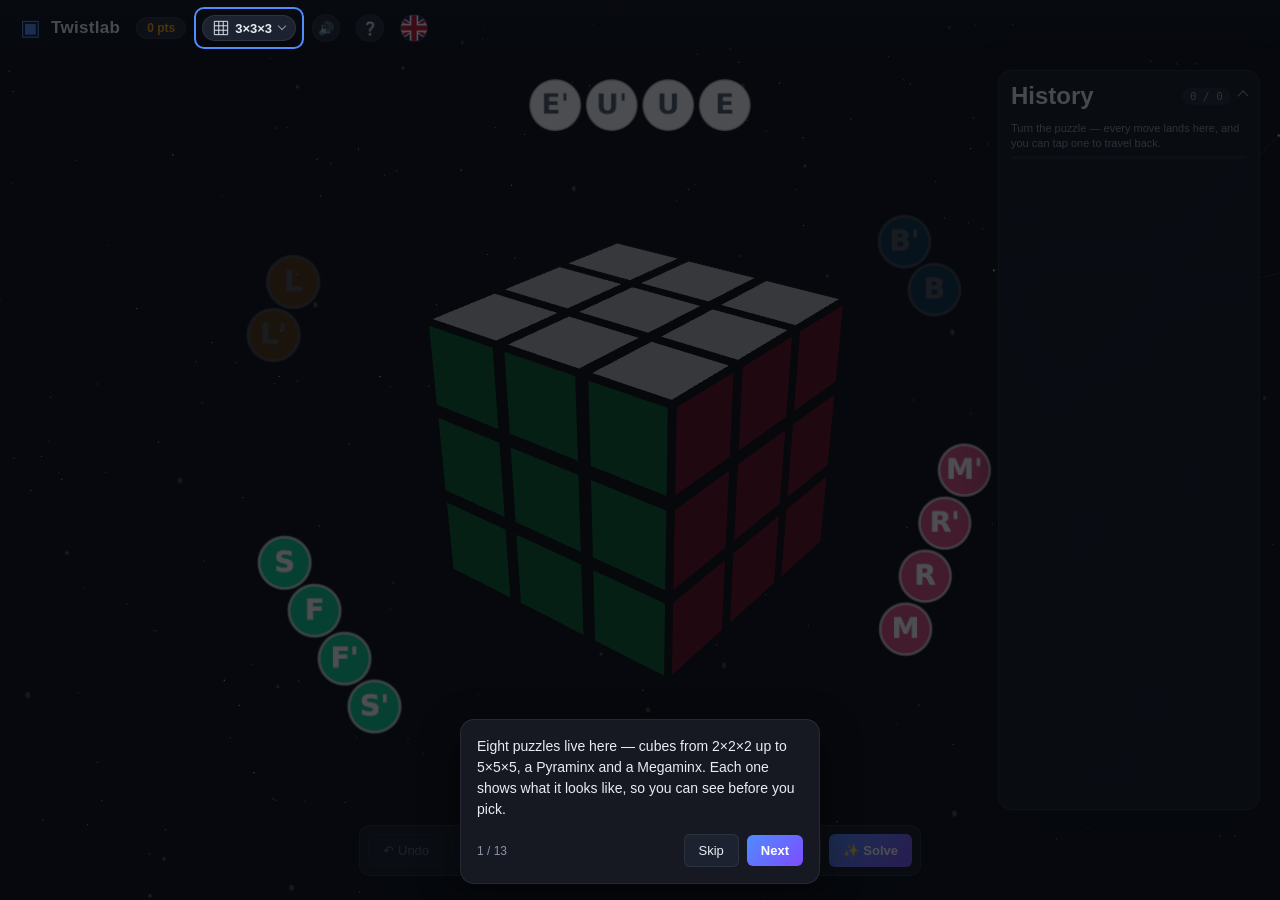
<file: index.html>
<!DOCTYPE html>
<html lang="en">
<head>
    <meta charset="UTF-8" />
    <meta name="viewport" content="width=device-width, initial-scale=1.0, user-scalable=no" />
    <title>Twistlab — Rubik's Cube and more twisty puzzles</title>
    <meta name="description" content="Twist a 3×3×3, a 4×4×4, a Pyraminx, a Megaminx and more in 3D. Drag a sticker to turn a layer, and let the solver walk the puzzle home move by move." />
    <link rel="stylesheet" href="styles.css?v=d647fc55" />
    <link rel="icon" href="favicon.svg" type="image/svg+xml" />

    <!-- Tarjeta al compartir el enlace. `og:url` y `og:image` tienen que ser
         absolutas: los rastreadores no resuelven rutas relativas. Cambia el
         dominio si lo publicas en otro sitio. -->
    <meta property="og:type" content="website" />
    <meta property="og:title" content="Twistlab — Rubik's Cube and 7 more twisty puzzles" />
    <meta property="og:description" content="Eight twisty puzzles in 3D, with solvers that walk each one home move by move. No install, runs in the browser." />
    <meta property="og:url" content="https://cristiancerda82.github.io/twistlab/" />
    <meta property="og:image" content="https://cristiancerda82.github.io/twistlab/og-image.png" />
    <meta name="twitter:card" content="summary_large_image" />

    <!-- SDK de YouTube Playables. TIENE que cargarse antes que el código del
         juego: lo exige su documentación, y el bundle va al final del body,
         así que el orden sale solo.

         Va entre marcas porque `npm run build` LO QUITA: es una petición
         externa y bloqueante a youtube.com, y el sitio público no tiene por
         qué esperar a otro servidor para arrancar — es justo lo que quitamos
         al traernos Three.js al repositorio. Solo `npm run build:playables`
         lo conserva. -->
</head>
<body>
    <!-- Canvas 3D a pantalla completa -->
    <canvas id="cube-canvas" aria-label="3D puzzle" data-t-aria="canvas.aria"></canvas>

    <!-- Cabecera: título + selector de puzzle -->
    <header class="topbar">
        <div class="brand">
            <!-- El logo no es adorno: devuelve el puzzle a su tamaño y a su
                 postura de partida. Es un `button` y no un `span` con un
                 manejador encima porque un span no recibe foco, no responde al
                 teclado y un lector de pantalla no lo anuncia como pulsable.

                 A la vista es el mismo cuadrado de siempre, en el mismo sitio y
                 del mismo color: la cabecera ya va apretada y no necesita
                 parecer que tiene un control más. -->
            <button id="btn-encuadrar" class="logo" data-always-on="true"
                    data-t-title="encuadrar.title" title="Fit the puzzle back on screen">
                <span aria-hidden="true">▣</span>
                <span class="sr-only" data-t="encuadrar.sr">Fit the puzzle on screen</span>
            </button>
            <span class="title">Twistlab</span>
            <!-- Puntos por puzzles resueltos a mano. Estaba solo en un mensaje
                 que duraba dos segundos: nadie se enteraba de que existían. -->
            <span class="score" id="score" data-t-title="puntos.title"
                  title="Points you earned yourself, turn by turn">0 pts</span>
            <!-- El selector de puzzle, al lado de los puntos. Fue una botonera
                 de ocho, y en el movil se llevaba una fila entera de la
                 cabecera: treinta pixeles de alto que ahora son del puzzle.
                 Una lista desplegable dice lo mismo en el sitio de un boton. -->
            <!-- El selector de puzzle. Fue una botonera de ocho, luego una
                 lista del sistema, y ahora un menú propio — por una razón
                 concreta: **un `select` no puede llevar imágenes dentro de sus
                 opciones en ningún navegador**, y sin imagen «Megaminx» no le
                 dice nada a quien no lo conoce.

                 Lo que se pierde es el selector nativo de Android, que en un
                 móvil es cómodo. Se acepta a cambio de poder ver cuál es cada
                 uno antes de elegirlo, que con una partida empezada cuesta un
                 diálogo de confirmación.

                 Las opciones las monta `main.js` desde la lista de puzzles:
                 escribirlas aquí obligaría a tocar dos ficheros para añadir el
                 noveno. -->
            <div class="puzzle" id="puzzle">
                <button id="btn-puzzle" class="puzzle-btn" data-always-on="true"
                        data-t-title="puzzle.title" title="Choose the puzzle"
                        aria-haspopup="true" aria-expanded="false">
                    <span class="pzico" id="puzzle-ico" aria-hidden="true"></span>
                    <span class="pzname" id="puzzle-nombre"></span>
                    <span class="pzchevron" aria-hidden="true"></span>
                </button>
                <div class="puzzle-menu" id="puzzle-menu" role="menu" hidden
                     data-t-aria="puzzle.aria" aria-label="Puzzle type"></div>
            </div>
            <!-- Silenciar. Va aquí y no en la barra de acciones porque allí los
                 seis botones ya van apretados —a 320px se les quitan hasta los
                 emoji— y porque callar el juego es una acción rara: no necesita
                 estar donde llega el pulgar. `data-always-on` para poder
                 silenciarlo MIENTRAS el solucionador está resolviendo, que es
                 justo cuando a uno le entran ganas. -->
            <button id="btn-sound" class="icon-btn sound-toggle" data-always-on="true"
                    aria-pressed="true" title="Turn the turning sound on or off">
                <span class="ico" aria-hidden="true">🔊</span>
                <span class="sr-only" data-t="sonido.sr">Sound</span>
            </button>
            <!-- Volver a ver la visita guiada. Al lado del altavoz por lo mismo
                 que él: la barra de acciones no tiene sitio, y pedir ayuda es
                 una acción rara que no necesita estar bajo el pulgar. -->
            <button id="btn-help" class="icon-btn" data-always-on="true"
                    data-t-title="ayuda.title" title="Watch the guided tour again">
                <span class="ico" aria-hidden="true">❔</span>
                <span class="sr-only" data-t="ayuda.sr">Guided tour</span>
            </button>
            <!-- El idioma. Junto al altavoz y a la ayuda por lo mismo que ellos:
                 la barra de acciones no tiene sitio, y cambiar de idioma es una
                 acción rara que no necesita estar bajo el pulgar.

                 El menú lo monta `main.js` desde la lista de idiomas: escribir
                 aquí las cuatro banderas obligaría a tocar dos ficheros para
                 añadir el quinto. Va con `data-always-on` para poder cambiar de
                 idioma MIENTRAS el solucionador trabaja, que es cuando más rato
                 se pasa uno leyendo lo que dice. -->
            <div class="lang" id="lang">
                <button id="btn-lang" class="icon-btn lang-btn" data-always-on="true"
                        data-t-title="idioma.title" title="Choose the language"
                        aria-haspopup="true" aria-expanded="false">
                    <span class="flag" id="lang-flag" aria-hidden="true"></span>
                    <span class="sr-only" data-t="idioma.sr">Language</span>
                </button>
                <div class="lang-menu" id="lang-menu" role="menu" hidden
                     data-t-aria="idioma.aria" aria-label="Language"></div>
            </div>
            <!-- El cronometro mientras se resuelve, y las marcas del puzzle
                 cuando no: mejor tiempo y media de 5, como en cualquier
                 cronometro de cubos. -->
            <span class="stats" id="stats" hidden></span>
        </div>
    </header>




    <!-- Acciones globales (esquina inferior centro) -->
    <div class="actions" role="toolbar" data-t-aria="acciones.aria" aria-label="Actions">
        <button id="btn-undo"     class="action-btn" data-t-title="deshacer.title" title="Undo (Ctrl+Z)"><span class="ico" aria-hidden="true">↶</span><span class="lbl" data-t="deshacer.lbl">Undo</span></button>
        <button id="btn-redo"     class="action-btn" data-t-title="rehacer.title" title="Redo (Ctrl+Y)"><span class="ico" aria-hidden="true">↷</span><span class="lbl" data-t="rehacer.lbl">Redo</span></button>
        <button id="btn-labels"   class="action-btn" data-t-title="rotulos.title" title="Show or hide the floating move buttons" aria-pressed="true"><span class="ico" aria-hidden="true">🏷</span><span class="lbl" data-t="rotulos.lbl">Moves</span></button>
        <button id="btn-reset"    class="action-btn" data-t-title="reiniciar.title" title="Back to a solved puzzle"><span class="ico" aria-hidden="true">⟲</span><span class="lbl" data-t="reiniciar.lbl">Reset</span></button>
        <button id="btn-shuffle"  class="action-btn" data-t-title="mezclar.title" title="Scramble the puzzle"><span class="ico" aria-hidden="true">🎲</span><span class="lbl" data-t="mezclar.lbl">Scramble</span></button>
        <button id="btn-solve"    class="action-btn primary" data-t-title="resolver.title" title="Solve the puzzle"><span class="ico" aria-hidden="true">✨</span><span class="lbl" data-t="resolver.lbl">Solve</span></button>
    </div>

    <!-- Historial. En escritorio es un panel a la derecha; en el móvil, una
         tira que se desliza por encima de la barra de acciones. El mismo
         marcado para los dos: lo que cambia es el CSS. -->
    <aside class="history-panel" id="history-panel"
           data-t-aria="historial.aria" aria-label="Move history">
        <button class="history-header" id="history-toggle" data-always-on="true"
                aria-expanded="true" aria-controls="history-body"
                data-t-title="historial.title" title="Show / hide the move history">
            <h2 class="panel-title" data-t="historial.titulo">History</h2>
            <span id="history-count" class="history-count">0 / 0</span>
            <span class="history-chevron" aria-hidden="true"></span>
        </button>
        <div class="history-body" id="history-body">
            <div class="history-progress" aria-hidden="true">
                <div class="history-progress-fill" id="history-progress"></div>
            </div>
            <div id="history-list" class="history-list" role="list"></div>
            <p class="history-empty" id="history-empty" data-t="historial.vacio">
                Turn the puzzle — every move lands here, and you can tap one to travel back.
            </p>
        </div>
    </aside>

    <!-- Mensaje flotante (estado / errores) -->
    <div id="status" class="status" role="status" aria-live="polite"></div>

    <!-- Confirmación. Propia y no `window.confirm`: ese bloquea el hilo de la
         página, y dentro de YouTube Playables o Playgama el juego vive en un
         iframe donde un diálogo del navegador queda feo o directamente no
         sale. Arranca oculto y solo se enseña cuando hay algo que confirmar. -->
    <div id="confirm" class="confirm" hidden>
        <div class="confirm-box" role="alertdialog" aria-modal="true"
             aria-labelledby="confirm-text">
            <p class="confirm-text" id="confirm-text"></p>
            <div class="confirm-actions">
                <button id="confirm-no"  class="action-btn" data-always-on="true"
                        data-t="confirmar.cancelar">Cancel</button>
                <button id="confirm-yes" class="action-btn primary" data-always-on="true">Reset</button>
            </div>
        </div>
    </div>

    <!-- Visita guiada a los controles. Sale sola la primera vez y se repite
         desde el botón de la cabecera.

         El velo NO se pinta aquí: lo pinta la sombra de `#tour-focus`, que es
         un agujero de verdad recortado sobre el control del paso. Ver
         `styles.css`. Arranca oculto, como el diálogo de confirmación. -->
    <div id="tour" class="tour" hidden>
        <div id="tour-focus" class="tour-focus" aria-hidden="true"></div>
        <div id="tour-card" class="tour-card" role="dialog" aria-modal="true"
             aria-labelledby="tour-text">
            <p class="tour-text" id="tour-text"></p>
            <div class="tour-actions">
                <span class="tour-count" id="tour-count"></span>
                <button id="tour-skip" class="action-btn" data-always-on="true"
                        data-t="visita.saltar">Skip</button>
                <button id="tour-next" class="action-btn primary" data-always-on="true">Next</button>
            </div>
        </div>
    </div>

    <!-- Punto de entrada como módulo ES6 -->
    <script type="module" src="app.PFNE6WEH.js"></script>
</body>
</html>
</file>
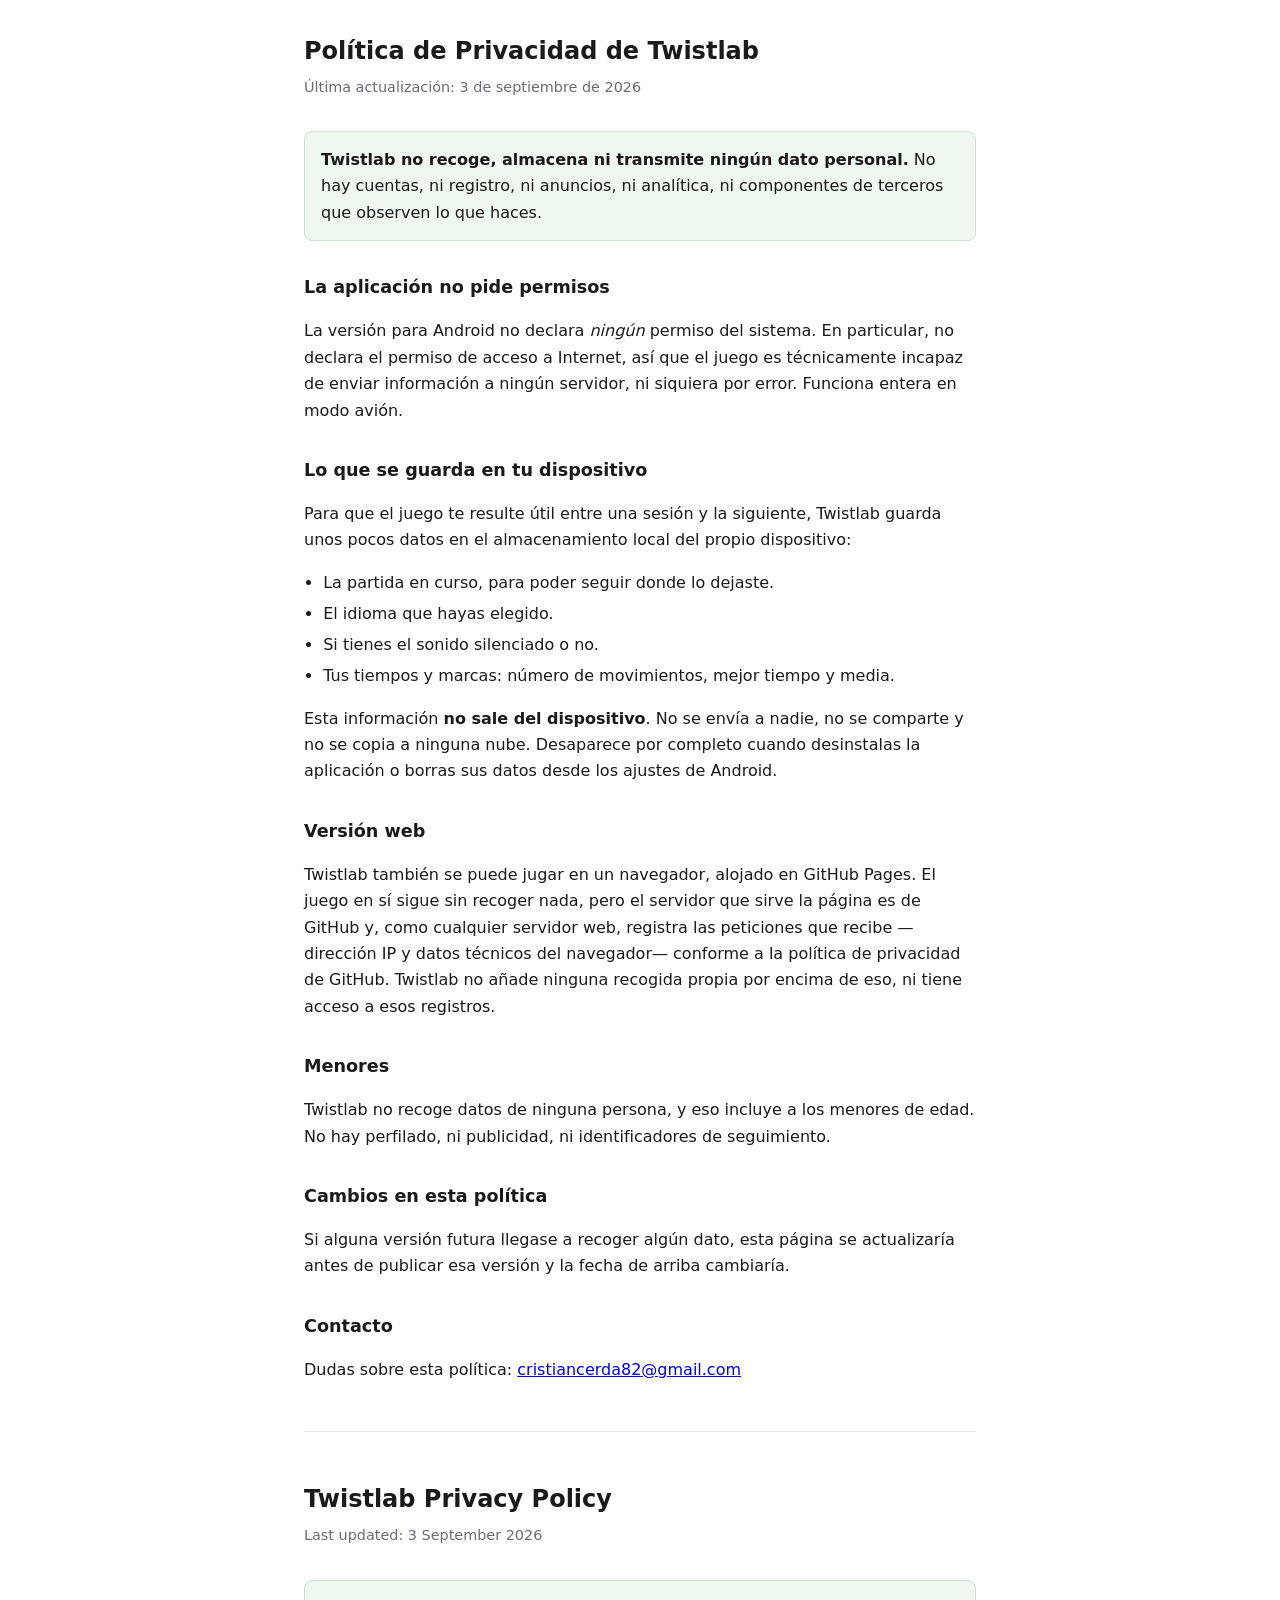
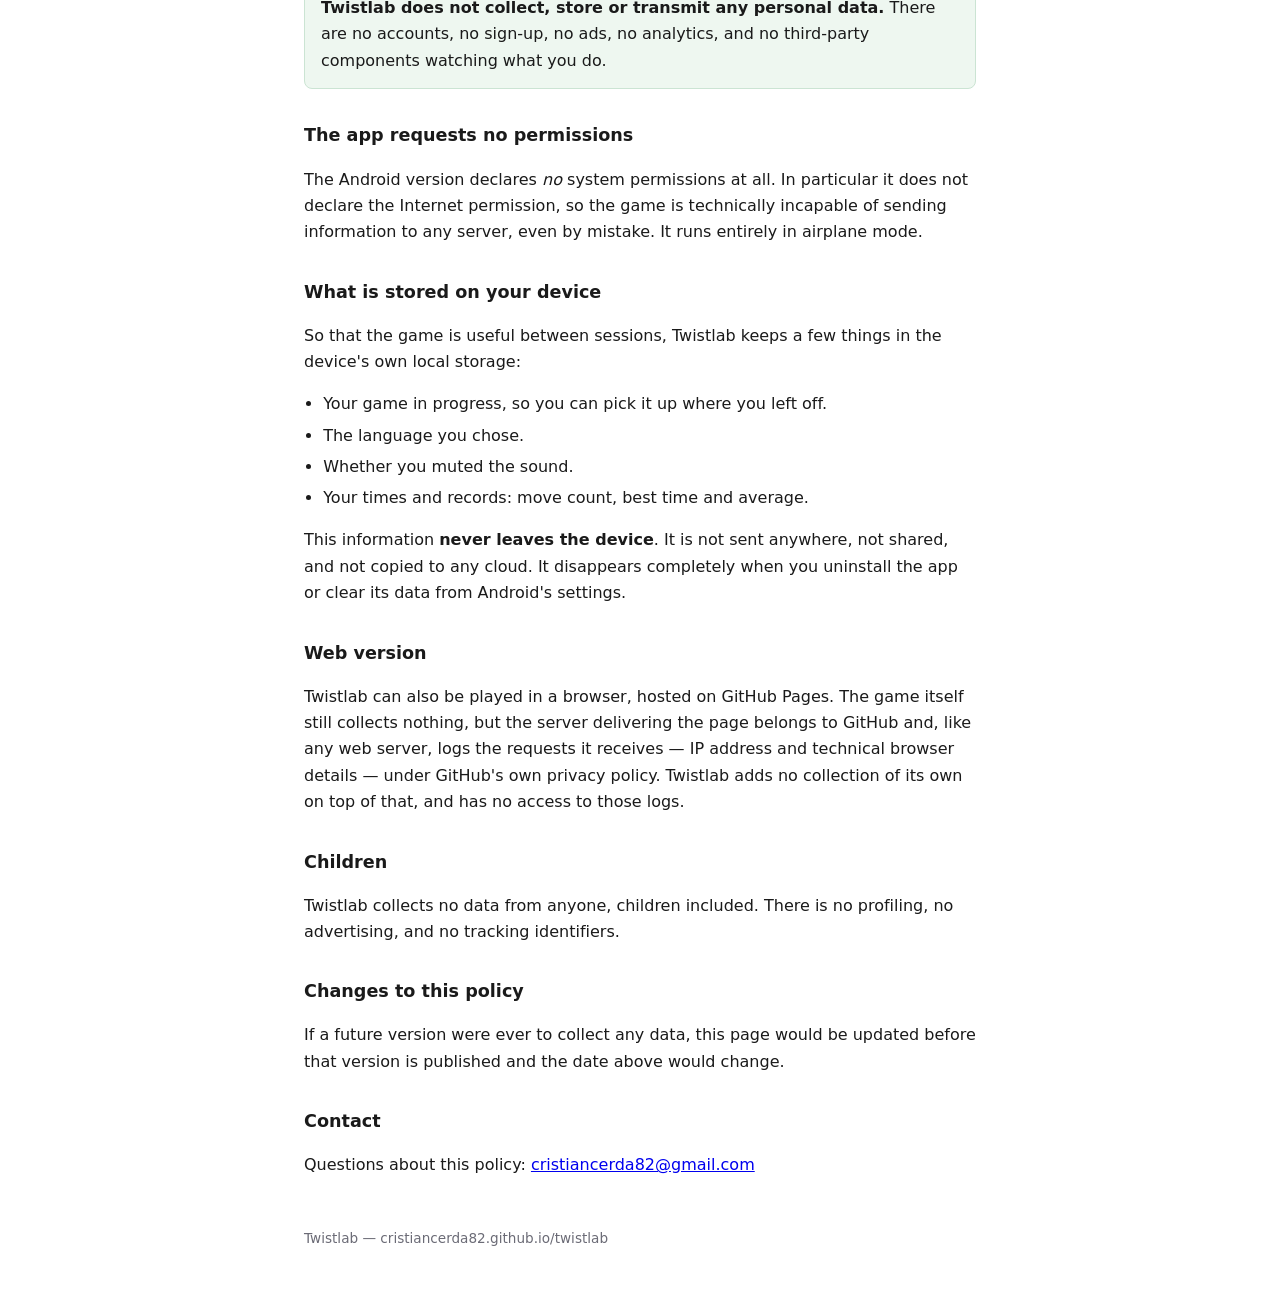
<file: privacidad.html>
<!doctype html>
<html lang="es">
<head>
<meta charset="utf-8">
<meta name="viewport" content="width=device-width, initial-scale=1">
<title>Twistlab · Política de Privacidad / Privacy Policy</title>
<style>
    :root { color-scheme: light dark; }
    body {
        max-width: 42rem; margin: 0 auto; padding: 2rem 1.25rem 4rem;
        font: 16px/1.65 system-ui, -apple-system, "Segoe UI", Roboto, sans-serif;
        background: #fff; color: #1a1a1a;
    }
    @media (prefers-color-scheme: dark) {
        body { background: #101014; color: #e8e8ea; }
        a { color: #7db3ff; }
        hr { border-color: #2c2c34; }
        .nada { background: #16241a; border-color: #2b5134; }
    }
    h1 { font-size: 1.5rem; margin: 0 0 .25rem; }
    h2 { font-size: 1.1rem; margin: 2rem 0 .5rem; }
    .fecha { color: #6b6b76; font-size: .9rem; margin: 0 0 2rem; }
    .nada {
        background: #eef7f0; border: 1px solid #cbe4d3;
        border-radius: 8px; padding: .9rem 1rem; margin: 1rem 0;
    }
    ul { padding-left: 1.2rem; }
    li { margin: .3rem 0; }
    hr { margin: 3rem 0; border: 0; border-top: 1px solid #e3e3e8; }
    footer { color: #6b6b76; font-size: .85rem; margin-top: 3rem; }
</style>
</head>
<body>

<h1>Política de Privacidad de Twistlab</h1>
<p class="fecha">Última actualización: 3 de septiembre de 2026</p>

<p class="nada"><strong>Twistlab no recoge, almacena ni transmite ningún dato
personal.</strong> No hay cuentas, ni registro, ni anuncios, ni analítica, ni
componentes de terceros que observen lo que haces.</p>

<h2>La aplicación no pide permisos</h2>
<p>La versión para Android no declara <em>ningún</em> permiso del sistema. En
particular, no declara el permiso de acceso a Internet, así que el juego es
técnicamente incapaz de enviar información a ningún servidor, ni siquiera por
error. Funciona entera en modo avión.</p>

<h2>Lo que se guarda en tu dispositivo</h2>
<p>Para que el juego te resulte útil entre una sesión y la siguiente, Twistlab
guarda unos pocos datos en el almacenamiento local del propio dispositivo:</p>
<ul>
    <li>La partida en curso, para poder seguir donde lo dejaste.</li>
    <li>El idioma que hayas elegido.</li>
    <li>Si tienes el sonido silenciado o no.</li>
    <li>Tus tiempos y marcas: número de movimientos, mejor tiempo y media.</li>
</ul>
<p>Esta información <strong>no sale del dispositivo</strong>. No se envía a
nadie, no se comparte y no se copia a ninguna nube. Desaparece por completo
cuando desinstalas la aplicación o borras sus datos desde los ajustes de
Android.</p>

<h2>Versión web</h2>
<p>Twistlab también se puede jugar en un navegador, alojado en GitHub Pages. El
juego en sí sigue sin recoger nada, pero el servidor que sirve la página es de
GitHub y, como cualquier servidor web, registra las peticiones que recibe
—dirección IP y datos técnicos del navegador— conforme a la política de
privacidad de GitHub. Twistlab no añade ninguna recogida propia por encima de
eso, ni tiene acceso a esos registros.</p>

<h2>Menores</h2>
<p>Twistlab no recoge datos de ninguna persona, y eso incluye a los menores de
edad. No hay perfilado, ni publicidad, ni identificadores de seguimiento.</p>

<h2>Cambios en esta política</h2>
<p>Si alguna versión futura llegase a recoger algún dato, esta página se
actualizaría antes de publicar esa versión y la fecha de arriba cambiaría.</p>

<h2>Contacto</h2>
<p>Dudas sobre esta política: <a href="mailto:cristiancerda82@gmail.com">cristiancerda82@gmail.com</a></p>

<hr>

<h1>Twistlab Privacy Policy</h1>
<p class="fecha">Last updated: 3 September 2026</p>

<p class="nada"><strong>Twistlab does not collect, store or transmit any personal
data.</strong> There are no accounts, no sign-up, no ads, no analytics, and no
third-party components watching what you do.</p>

<h2>The app requests no permissions</h2>
<p>The Android version declares <em>no</em> system permissions at all. In
particular it does not declare the Internet permission, so the game is
technically incapable of sending information to any server, even by mistake. It
runs entirely in airplane mode.</p>

<h2>What is stored on your device</h2>
<p>So that the game is useful between sessions, Twistlab keeps a few things in
the device's own local storage:</p>
<ul>
    <li>Your game in progress, so you can pick it up where you left off.</li>
    <li>The language you chose.</li>
    <li>Whether you muted the sound.</li>
    <li>Your times and records: move count, best time and average.</li>
</ul>
<p>This information <strong>never leaves the device</strong>. It is not sent
anywhere, not shared, and not copied to any cloud. It disappears completely when
you uninstall the app or clear its data from Android's settings.</p>

<h2>Web version</h2>
<p>Twistlab can also be played in a browser, hosted on GitHub Pages. The game
itself still collects nothing, but the server delivering the page belongs to
GitHub and, like any web server, logs the requests it receives — IP address and
technical browser details — under GitHub's own privacy policy. Twistlab adds no
collection of its own on top of that, and has no access to those logs.</p>

<h2>Children</h2>
<p>Twistlab collects no data from anyone, children included. There is no
profiling, no advertising, and no tracking identifiers.</p>

<h2>Changes to this policy</h2>
<p>If a future version were ever to collect any data, this page would be updated
before that version is published and the date above would change.</p>

<h2>Contact</h2>
<p>Questions about this policy: <a href="mailto:cristiancerda82@gmail.com">cristiancerda82@gmail.com</a></p>

<footer>Twistlab — cristiancerda82.github.io/twistlab</footer>

</body>
</html>
</file>
<file: styles.css>
/* =============================================================
   Twistlab — Estilos globales (Fase 2 · motor multipuzzle)
   Tema oscuro moderno, paneles translúcidos, controles compactos.
   ============================================================= */

:root {
    --bg-0: #0f1115;
    --bg-1: #161922;
    --bg-2: #1d2230;
    --panel: rgba(20, 24, 34, 0.78);
    --panel-border: rgba(255, 255, 255, 0.07);
    --text: #e8ecf3;
    --text-dim: #8b95a8;
    --accent: #4f8cff;
    --accent-hover: #6aa1ff;
    --success: #34d399;
    --warning: #f59e0b;
    --danger: #ef4444;

    --cube-U: #f5f5f5;
    --cube-D: #ffd500;
    --cube-F: #009b48;
    --cube-B: #0046ad;
    --cube-R: #b71234;
    --cube-L: #ff5800;

    --radius-sm: 6px;
    --radius-md: 10px;
    --radius-lg: 14px;

    --shadow-md: 0 6px 24px rgba(0, 0, 0, 0.35);
    --shadow-lg: 0 12px 40px rgba(0, 0, 0, 0.45);
}

/* =============================================================
   Las franjas que el sistema se reserva
   =============================================================

   La barra de estado arriba, la de navegación o gestos abajo, el recorte de la
   cámara donde toque. El juego dibuja por debajo de todas ellas —el puzzle
   ocupa la pantalla entera— pero los CONTROLES no pueden vivir ahí: un botón
   bajo la barra de estado se ve perfectamente y no se puede pulsar, porque el
   toque lo intercepta el sistema antes de llegar a la página. Es el peor fallo
   posible de una interfaz, porque parece que la aplicación está rota.

   Hay dos fuentes posibles de esa medida y **ninguna sirve sola**:

     env(safe-area-inset-*)   la del navegador. Viva en Safari sobre iPhone.
                              Dentro del WebView de Android refleja el recorte
                              de la cámara pero NO la barra de estado, así que
                              ahí se queda corta justo donde más duele.

     var(--inset-*)           la publica MainActivity con lo que dice el
                              sistema. Exacta, y solo existe dentro de la
                              aplicación Android.

   De ahí `max()` y no una suma. Si en alguna versión del WebView resultara que
   las dos están vivas a la vez, sumarlas dejaría el hueco al doble; con `max()`
   da igual cuál conteste. Y en el escritorio contestan las dos con cero, que
   es lo que deja la disposición exactamente como estaba.
   ============================================================= */
:root {
    --safe-top:    max(env(safe-area-inset-top, 0px),    var(--inset-top, 0px));
    --safe-right:  max(env(safe-area-inset-right, 0px),  var(--inset-right, 0px));
    --safe-bottom: max(env(safe-area-inset-bottom, 0px), var(--inset-bottom, 0px));
    --safe-left:   max(env(safe-area-inset-left, 0px),   var(--inset-left, 0px));
}

* { box-sizing: border-box; }

html, body {
    margin: 0;
    padding: 0;
    height: 100%;
    width: 100%;
    overflow: hidden;
    font-family: -apple-system, BlinkMacSystemFont, "Segoe UI", Roboto,
                 "Helvetica Neue", Arial, sans-serif;
    color: var(--text);
    background: radial-gradient(ellipse at top, #1c2231 0%, #0b0d12 70%);
    user-select: none;
    -webkit-tap-highlight-color: transparent;
}

body {
    position: relative;
}

/* Canvas 3D: capa base */
#cube-canvas {
    position: fixed;
    inset: 0;
    width: 100%;
    height: 100%;
    display: block;
    z-index: 0;
    cursor: grab;
}
#cube-canvas:active { cursor: grabbing; }

/* =============================================================
   Topbar (título + selector de dimensión)
   ============================================================= */
.topbar {
    position: fixed;
    top: 0; left: 0; right: 0;
    z-index: 10;
    display: flex;
    align-items: center;
    justify-content: space-between;
    /* El hueco de las barras va en el `padding` y NO en el `top`, y esa es toda
       la gracia: el `padding` queda DENTRO de la caja de fondo, así que el velo
       oscuro del degradado sigue empezando en el píxel cero y cubre la franja
       de la barra de estado. Es lo que mantiene legibles el reloj y la batería
       —que el sistema dibuja en blanco— cuando el jugador pone la cara blanca
       del cubo justo debajo. Con `top` en vez de `padding`, el velo bajaría con
       el contenido y dejaría los iconos blancos sobre lo que hubiera. */
    padding:
        calc(14px + var(--safe-top, 0px))
        calc(20px + var(--safe-right, 0px))
        14px
        calc(20px + var(--safe-left, 0px));
    background: linear-gradient(to bottom, rgba(11, 13, 18, 0.85), transparent);
    pointer-events: none;
}
.topbar > * { pointer-events: auto; }

.brand {
    display: flex;
    align-items: center;
    gap: 10px;
    font-weight: 600;
}
/* El logo, que ahora es un boton y tiene que seguir sin parecerlo: mismo
   cuadrado, mismo sitio, mismo color. Se le quita todo lo que un navegador le
   pone a un `button` -fondo, borde, relleno, su propia tipografia- y se le deja
   el cursor y el foco, que son lo unico que si tiene que anunciar. */
.brand .logo {
    color: var(--accent);
    font-size: 22px;
    line-height: 1;
    background: none;
    border: 0;
    padding: 0;
    margin: 0;
    font-family: inherit;
    cursor: pointer;
    display: inline-flex;
    align-items: center;
    flex: 0 0 auto;
}
.brand .logo:hover { filter: brightness(1.25); }
.brand .logo:focus-visible { outline: 2px solid var(--accent); outline-offset: 3px; }
/* Al pulsarlo se hunde un pelo: es la unica senal de que ha pasado algo, porque
   lo que hace ocurre en el lienzo y no aqui. */
.brand .logo:active { transform: scale(0.92); }
.brand .title { font-size: 17px; letter-spacing: 0.3px; }
.score {
    font-size: 12px;
    font-weight: 600;
    color: var(--warning);
    background: var(--bg-2);
    border: 1px solid var(--panel-border);
    border-radius: 999px;
    padding: 3px 10px;
    margin-left: 6px;
    font-variant-numeric: tabular-nums;
}

/* El cronómetro y las marcas, al lado de los puntos. Cifras tabulares para que
   no bailen: un reloj que cambia de ancho diez veces por segundo se lee fatal. */
.stats {
    font-size: 11px;
    font-weight: 600;
    color: var(--text-dim);
    background: var(--bg-2);
    border: 1px solid var(--panel-border);
    border-radius: 999px;
    padding: 3px 9px;
    margin-left: 5px;
    font-variant-numeric: tabular-nums;
    white-space: nowrap;
}
.stats.running { color: var(--text); border-color: var(--accent); }

/* El aviso de los puntos que acaba de sumar un movimiento. Dura lo que dura la
   animación y se va: es una palmadita, no información que haya que leer. */
.score.gained {
    animation: score-pop 420ms ease-out;
}
@keyframes score-pop {
    0%   { transform: scale(1);    box-shadow: 0 0 0 0 rgba(240, 180, 41, 0.55); }
    35%  { transform: scale(1.14); box-shadow: 0 0 0 6px rgba(240, 180, 41, 0); }
    100% { transform: scale(1);    box-shadow: 0 0 0 0 rgba(240, 180, 41, 0); }
}

/* Un botón que enciende y apaga algo dice en qué estado está, no qué hará.
   `aria-pressed` es lo que ya lo cuenta al lector de pantalla, así que el
   color sale de ahí mismo: no hay dos verdades que mantener a la vez. */
.action-btn[aria-pressed="false"] {
    opacity: 0.55;
    text-decoration: line-through;
    text-decoration-thickness: 1px;
}

.brand .version {
    font-size: 11px;
    color: var(--text-dim);
    background: var(--bg-2);
    border: 1px solid var(--panel-border);
    border-radius: 999px;
    padding: 2px 8px;
    margin-left: 4px;
}

/* Texto solo para lectores de pantalla. El botón de silencio se ve como un
   emoji, y un emoji no es un nombre: sin esto el lector lo anuncia como
   «altavoz alto botón», o directamente como nada. */
.sr-only {
    position: absolute;
    width: 1px; height: 1px;
    margin: -1px; padding: 0;
    overflow: hidden;
    clip-path: inset(50%);
    white-space: nowrap;
    border: 0;
}

/* Los botones de icono de la cabecera: silenciar y la visita guiada.

   Redondos y del tamaño de las pastillas que tienen al lado, para que la
   cabecera siga leyéndose como una fila de cosas pequeñas y no como una barra
   de herramientas. */
.icon-btn {
    display: inline-flex;
    align-items: center;
    justify-content: center;
    background: var(--bg-2);
    border: 1px solid var(--panel-border);
    border-radius: 999px;
    color: var(--text);
    /* 28px es lo que mide de alto la fila de la cabecera. Es menos de los 48
       que pide la guía de Android, y es deliberado: silenciar es una acción
       rara y un blanco de 48 aquí obligaría a que la cabecera midiera el doble,
       que es alto que le quitas al puzzle en cada partida. */
    width: 28px; height: 28px;
    padding: 0;
    margin-left: 6px;
    font-size: 13px;
    line-height: 1;
    cursor: pointer;
    flex: 0 0 auto;
}
.icon-btn:hover { border-color: rgba(255, 255, 255, 0.18); }
.icon-btn:focus-visible { outline: 2px solid var(--accent); outline-offset: 1px; }
.icon-btn .ico { margin: 0; }

/* Solo del altavoz: el estado lo dice `aria-pressed`, igual que en el botón de
   rótulos, y de ahí sale también el aspecto. No hay dos verdades que mantener,
   y el lector de pantalla y el ojo cuentan lo mismo. */
.sound-toggle[aria-pressed="false"] { opacity: 0.45; }

/* El selector de puzzle: un menu propio, hermano del de idioma.

   Deja de ser un `select` del sistema porque ninguno pinta imagenes dentro de
   sus opciones, y sin imagen «Megaminx» no le dice nada a quien no lo conoce.
   La contrapartida es que en el movil se pierde el selector nativo de Android;
   se compensa con blancos de dedo grandes en las opciones. */
.puzzle { position: relative; display: inline-flex; flex: 0 0 auto; margin-left: 6px; }

.puzzle-btn {
    display: inline-flex;
    align-items: center;
    gap: 6px;
    background: var(--bg-2);
    border: 1px solid var(--panel-border);
    border-radius: 999px;
    color: var(--text);
    font: inherit;
    font-size: 13px;
    font-weight: 600;
    padding: 4px 10px;
    cursor: pointer;
    max-width: 42vw;
}
.puzzle-btn:hover { border-color: rgba(255, 255, 255, 0.18); }
.puzzle-btn:focus-visible { outline: 2px solid var(--accent); outline-offset: 1px; }
.puzzle-btn .pzname { white-space: nowrap; overflow: hidden; text-overflow: ellipsis; }

/* La flecha, dibujada con dos bordes girados: sin `select` ya no hay ninguna
   que el sistema ponga, y un caracter no se alinea igual en los dos sistemas. */
.puzzle-btn .pzchevron {
    width: 6px; height: 6px;
    margin-left: 1px;
    border-right: 1.6px solid var(--text-dim);
    border-bottom: 1.6px solid var(--text-dim);
    transform: translateY(-2px) rotate(45deg);
    flex: 0 0 auto;
}
.puzzle-btn[aria-expanded="true"] .pzchevron {
    transform: translateY(1px) rotate(-135deg);
}

/* El icono del puzzle, en el boton y en cada opcion. `currentColor` en el SVG
   hace que herede el color del texto y se apague con el, sin reglas aparte. */
.pzico { display: block; line-height: 0; flex: 0 0 auto; }
.pzico svg { display: block; width: 16px; height: 16px; }

.puzzle-menu {
    position: absolute;
    top: calc(100% + 6px);
    /* Colgado por la izquierda: este control vive a la izquierda de la
       cabecera, y anclarlo a la derecha lo sacaria de la pantalla en un movil. */
    left: 0;
    z-index: 30;
    display: flex;
    flex-direction: column;
    gap: 2px;
    padding: 4px;
    /* Negro, no el panel translucido del menu de idioma: aqui debajo pasa el
       puzzle girando, y a traves de un fondo translucido los ocho iconos se
       leerian sobre lo que se estuviera moviendo. */
    background: #05070d;
    border: 1px solid var(--panel-border);
    border-radius: var(--radius-md);
    box-shadow: var(--shadow-lg);
    max-height: 70vh;
    overflow-y: auto;
}
.puzzle-menu[hidden] { display: none; }

.puzzle-option {
    display: flex;
    align-items: center;
    gap: 9px;
    background: none;
    border: 1px solid transparent;
    border-radius: var(--radius-sm);
    color: var(--text);
    /* Alto generoso: son ocho y se eligen con el pulgar. Es lo que compensa
       haber dejado el selector nativo. */
    padding: 8px 12px;
    font-size: 13px;
    line-height: 1;
    white-space: nowrap;
    cursor: pointer;
    text-align: left;
}
.puzzle-option:hover { background: var(--bg-2); }
.puzzle-option:focus-visible { outline: 2px solid var(--accent); outline-offset: -2px; }
.puzzle-option .pzico svg { width: 20px; height: 20px; }

/* El que esta puesto. `aria-checked` es la unica verdad: de ahi sale el aspecto
   y eso mismo es lo que anuncia un lector de pantalla. */
.puzzle-option[aria-checked="true"] {
    background: var(--bg-2);
    border-color: var(--accent);
    font-weight: 600;
}

/* =============================================================
   Acciones globales (barra inferior central)
   ============================================================= */
.actions {
    position: fixed;
    /* En escritorio los 24px ya librarían cualquier barra de gestos, pero esta
       regla también manda en una tablet —el corte del diseño móvil está en
       768px— y ahí sí hay barras del sistema que esquivar. */
    bottom: calc(24px + var(--safe-bottom, 0px));
    left: 50%;
    transform: translateX(-50%);
    z-index: 10;
    display: flex;
    gap: 8px;
    background: var(--panel);
    border: 1px solid var(--panel-border);
    border-radius: var(--radius-md);
    padding: 8px;
    backdrop-filter: blur(10px);
    -webkit-backdrop-filter: blur(10px);
    box-shadow: var(--shadow-lg);
}

.action-btn {
    background: var(--bg-2);
    border: 1px solid var(--panel-border);
    color: var(--text);
    border-radius: var(--radius-sm);
    padding: 8px 14px;
    cursor: pointer;
    font-size: 13px;
    font-weight: 500;
    transition: all 0.12s ease;
    white-space: nowrap;
}
.action-btn:hover:not(:disabled) {
    background: #2a3142;
    border-color: rgba(255, 255, 255, 0.15);
    transform: translateY(-1px);
}
.action-btn .ico { margin-right: 4px; }

.action-btn:disabled {
    opacity: 0.35;
    cursor: not-allowed;
}
.action-btn.primary {
    background: linear-gradient(135deg, var(--accent), #7c4dff);
    color: #fff;
    border: none;
    font-weight: 600;
}
.action-btn.primary:hover:not(:disabled) {
    filter: brightness(1.1);
}

/* =============================================================
   Panel de historial (esquina derecha)
   ============================================================= */
.history-panel {
    position: fixed;
    /* Como en `.actions`: esta regla tambien manda en una tablet, donde si hay
       barras del sistema. En apaisado el recorte de la camara se va a un
       lateral y este panel esta pegado justo a ese borde. */
    top: calc(70px + var(--safe-top, 0px));
    right: calc(20px + var(--safe-right, 0px));
    bottom: calc(90px + var(--safe-bottom, 0px));
    width: 262px;
    z-index: 10;
    background: var(--panel);
    border: 1px solid var(--panel-border);
    border-radius: var(--radius-lg);
    backdrop-filter: blur(10px);
    -webkit-backdrop-filter: blur(10px);
    box-shadow: var(--shadow-lg);
    display: flex;
    flex-direction: column;
    overflow: hidden;
}

/* La cabecera es el botón que pliega el panel: toda ella, no un icono
   diminuto al que hay que apuntar. */
.history-header {
    display: flex;
    align-items: center;
    gap: 8px;
    width: 100%;
    padding: 11px 12px;
    background: transparent;
    border: 0;
    color: inherit;
    font: inherit;
    text-align: left;
    cursor: pointer;
}
.history-header:hover { background: rgba(255, 255, 255, 0.04); }
.history-header .panel-title { flex: 1; margin: 0; }

.history-count {
    font-size: 11px;
    font-family: "SF Mono", Menlo, Consolas, monospace;
    color: var(--text-dim);
    background: var(--bg-2);
    padding: 2px 8px;
    border-radius: 999px;
    white-space: nowrap;
}

.history-chevron {
    width: 8px;
    height: 8px;
    border-right: 1.5px solid var(--text-dim);
    border-bottom: 1.5px solid var(--text-dim);
    transform: rotate(-135deg);      /* apunta arriba: se puede plegar */
    transition: transform 0.18s ease;
}
.history-header[aria-expanded="false"] .history-chevron { transform: rotate(45deg); }

.history-body {
    display: flex;
    flex-direction: column;
    min-height: 0;                   /* sin esto la lista no encoge y desborda */
    flex: 1;
    padding: 0 12px 12px;
}
.history-header[aria-expanded="false"] + .history-body { display: none; }

/* Plegado, el panel se queda en su cabecera. En escritorio está anclado
   arriba y abajo, así que hay que soltarle el anclaje de abajo o deja un
   hueco vacío del alto de la pantalla. */
.history-panel[data-collapsed="true"] { bottom: auto; }

/* Cuánto se ha recorrido de lo que hay guardado. Con una solución de
   doscientos y pico movimientos, el contador solo no dice nada: esta barra sí
   enseña de un vistazo por dónde va. */
.history-progress {
    height: 3px;
    border-radius: 2px;
    background: var(--bg-2);
    overflow: hidden;
    margin-bottom: 10px;
}
.history-progress-fill {
    height: 100%;
    width: 0;
    border-radius: 2px;
    background: linear-gradient(90deg, var(--accent), var(--success, #43d19e));
    transition: width 0.18s ease;
}

.history-list {
    flex: 1;
    min-height: 0;
    overflow-y: auto;
    display: flex;
    flex-wrap: wrap;
    gap: 4px;
    align-content: flex-start;
    /* Aire arriba y a la derecha para el número de etapa, que sobresale de su
       ficha: con la lista recortando, se quedaba a medias. */
    padding: 6px 6px 0 0;
    scrollbar-width: thin;
    scrollbar-color: var(--bg-2) transparent;
}
.history-list::-webkit-scrollbar { width: 6px; }
.history-list::-webkit-scrollbar-thumb {
    background: var(--bg-2);
    border-radius: 3px;
}

.history-empty {
    /* Arriba del todo, no debajo de la lista: la lista se estira para ocupar
       el panel, así que el mensaje acababa pegado al borde inferior, a medio
       metro de donde mira quien acaba de abrir la app. Va con `order` y no
       moviéndolo en el HTML para no perder el selector de hermanos que lo
       esconde en cuanto hay movimientos. */
    order: -1;
    font-size: 11px;
    line-height: 1.4;
    color: var(--text-dim);
    margin: 0 0 4px;
}
.history-list:not(:empty) + .history-empty { display: none; }

.history-item {
    font-family: "SF Mono", "Cascadia Code", Menlo, Consolas, monospace;
    font-size: 12px;
    font-weight: 600;
    min-width: 34px;
    padding: 4px 8px;
    border: 1px solid transparent;
    background: var(--bg-2);
    color: var(--text);
    border-radius: 6px;
    cursor: pointer;
    transition: background 0.1s ease, color 0.1s ease, border-color 0.1s ease;
}
/* El primer movimiento de cada etapa de la solución.

   Lleva su número en una esquina y un filo a la izquierda, que es lo que hace
   que se vea la estructura de un vistazo: en una tira de trescientos
   movimientos iguales, los cortes son la única forma de saber por dónde va el
   método sin ponerse a contar. El número va en un pseudo-elemento y sale de
   `data-stage`, así que el rótulo y el dato son el mismo sitio. */
.history-item.stage-start {
    position: relative;
    border-left: 3px solid var(--accent);
    padding-left: 7px;
}
.history-item.stage-start::after {
    content: attr(data-stage);
    position: absolute;
    top: -5px;
    right: -4px;
    min-width: 13px;
    height: 13px;
    padding: 0 2px;
    border-radius: 999px;
    background: var(--accent);
    color: #fff;
    font-size: 9px;
    line-height: 13px;
    text-align: center;
    font-family: inherit;
}
/* Los que aún no se han pasado, con el filo apagado: el historial ya distingue
   hecho de pendiente, y la etapa no debe deshacer esa distinción. */
.history-item.stage-start.undone { border-left-color: var(--panel-border); }
.history-item.stage-start.undone::after { background: var(--text-dim); }

.history-item:hover {
    background: #2a3142;
    border-color: rgba(255, 255, 255, 0.18);
}

/* Tres estados, y cada uno se lee sin tener que aprenderse un código:
   lo ya hecho va sólido, lo que espera va apagado, y el punto donde estás
   lleva el color de acento. */
.history-item.done   { background: rgba(79, 140, 255, 0.14); color: var(--text); }
.history-item.undone { background: transparent; color: var(--text-dim); opacity: 0.55; }
.history-item.current {
    background: var(--accent);
    color: #fff;
    border-color: var(--accent);
}
.history-item.last-applied {
    box-shadow: 0 0 0 2px rgba(79, 140, 255, 0.35);
}

/* El que TOCA, mientras se sigue una solución. Es el único de la tira que no
   está ni hecho ni pendiente sin más: es el que hay que girar ahora, y por eso
   se sale del código de tres estados con un color propio. */
.history-item.next {
    background: rgba(245, 158, 11, 0.16);
    border-color: var(--warning);
    color: var(--text);
    opacity: 1;
    animation: next-move 1.4s ease-in-out infinite;
}
@keyframes next-move {
    0%, 100% { box-shadow: 0 0 0 0 rgba(245, 158, 11, 0.5); }
    50%      { box-shadow: 0 0 0 5px rgba(245, 158, 11, 0); }
}
@media (prefers-reduced-motion: reduce) {
    .history-item.next { animation: none; box-shadow: 0 0 0 2px rgba(245, 158, 11, 0.6); }
}

/* =============================================================
   Mensaje flotante (status)
   ============================================================= */
.status {
    position: fixed;
    top: 70px;
    left: 50%;
    transform: translateX(-50%) translateY(-10px);
    z-index: 20;
    background: var(--bg-2);
    border: 1px solid var(--panel-border);
    color: var(--text);
    padding: 10px 16px;
    border-radius: var(--radius-md);
    font-size: 13px;
    box-shadow: var(--shadow-md);
    opacity: 0;
    pointer-events: none;
    transition: opacity 0.25s ease, transform 0.25s ease;
}
.status.visible {
    opacity: 1;
    transform: translateX(-50%) translateY(0);
}

/* Mientras se está buscando una solución. El borde late despacio: es la única
   señal de que algo corre cuando el puzzle lleva medio minuto quieto y el
   texto no cambia. Con `prefers-reduced-motion` se queda encendido y quieto,
   que dice lo mismo sin moverse. */
.status.working {
    border-color: var(--accent);
    animation: status-pulse 1.6s ease-in-out infinite;
}
@keyframes status-pulse {
    0%, 100% { box-shadow: var(--shadow-md), 0 0 0 0 rgba(124, 77, 255, 0.45); }
    50%      { box-shadow: var(--shadow-md), 0 0 0 7px rgba(124, 77, 255, 0); }
}
@media (prefers-reduced-motion: reduce) {
    .status.working { animation: none; }
}

/* =============================================================
   Confirmación

   Tapa la pantalla entera a propósito: lo que pregunta es destructivo y no
   debe poder contestarse sin querer con un toque en el cubo de detrás.
   ============================================================= */
/* =============================================================
   Visita guiada
   =============================================================

   El truco de todo esto está en `.tour-focus`: NO hay ningún elemento que
   pinte el velo. Lo pinta la SOMBRA de la propia ventanilla, con un radio de
   difuminado cero y un ensanchado enorme. Así la sombra cubre la pantalla
   entera y el único sitio que queda limpio es justo lo que el elemento tapa —
   un agujero de verdad, sin máscaras ni SVG ni polígonos con la regla de
   relleno al revés.

   Y como la forma la decide el `border-radius` del elemento, señalar un rótulo
   flotante —que es un disco— es cambiar una clase, no otro mecanismo.
   ============================================================= */
.tour {
    position: fixed;
    inset: 0;
    /* Por encima del diálogo de confirmación, que va en 40. */
    z-index: 50;
}
.tour[hidden] { display: none; }

/* Esta capa se come los toques y por eso no hace falta desactivar ningún
   botón: los controles de debajo son inalcanzables mientras dure la visita.
   Desactivarlos además los pintaría atenuados justo mientras se explica para
   qué sirven, que es el peor momento posible. */
.tour-focus {
    position: fixed;
    border-radius: var(--radius-md);
    border: 2px solid var(--accent);
    box-shadow: 0 0 0 9999px rgba(8, 10, 14, 0.72);
    pointer-events: none;
}
/* Los rótulos flotantes son discos; un recuadro alrededor se ve mal. */
.tour-focus.redondo { border-radius: 999px; }

/* El cartel va al lado contrario del agujero —lo decide `tour.js` con la clase
   `abajo`— para no tapar justo lo que está explicando.

   Los `--safe-*` son los mismos que el resto de la interfaz: sin ellos, el
   cartel arriba se metería debajo de la barra de estado, que es exactamente el
   fallo que se corrigió en `barras-del-sistema`. */
.tour-card {
    position: fixed;
    left: calc(16px + var(--safe-left, 0px));
    right: calc(16px + var(--safe-right, 0px));
    top: calc(16px + var(--safe-top, 0px));
    margin: 0 auto;
    max-width: 360px;
    background: var(--bg-1);
    border: 1px solid var(--panel-border);
    border-radius: var(--radius-lg);
    box-shadow: var(--shadow-lg);
    padding: 16px;
}
.tour-card.abajo {
    top: auto;
    bottom: calc(16px + var(--safe-bottom, 0px));
}

.tour-text {
    margin: 0 0 14px;
    font-size: 14px;
    line-height: 1.5;
    color: var(--text);
}
.tour-actions {
    display: flex;
    align-items: center;
    gap: 8px;
}
/* La cuenta empuja los botones a la derecha. */
.tour-count {
    font-size: 12px;
    color: var(--text-dim);
    font-variant-numeric: tabular-nums;
    margin-right: auto;
}
/* En móvil la regla de `.action-btn` reparte el ancho a partes iguales, que es
   lo que necesita la barra de acciones y aquí deforma los dos botones. */
.tour-actions .action-btn {
    flex: 0 0 auto;
    padding: 8px 14px;
    font-size: 13px;
}

.confirm {
    position: fixed;
    inset: 0;
    z-index: 40;
    display: flex;
    align-items: center;
    justify-content: center;
    padding: 20px;
    background: rgba(8, 10, 14, 0.62);
    backdrop-filter: blur(2px);
    -webkit-backdrop-filter: blur(2px);
}
.confirm[hidden] { display: none; }

.confirm-box {
    max-width: 340px;
    background: var(--bg-1);
    border: 1px solid var(--panel-border);
    border-radius: var(--radius-lg);
    box-shadow: var(--shadow-lg);
    padding: 18px;
}
.confirm-text {
    margin: 0 0 14px;
    font-size: 13px;
    line-height: 1.5;
    color: var(--text);
}
.confirm-actions {
    display: flex;
    gap: 8px;
    justify-content: flex-end;
}

/* =============================================================
   Responsive (móvil)

   En un teléfono el panel de la derecha se comía la pantalla y el cubo
   quedaba detrás: no se veía lo único que importa. Aquí el historial deja de
   flotar por el lado y se convierte en una TIRA sobre la barra de acciones —
   una sola fila que se desliza en horizontal—, así que se puede ir paso a
   paso mirando el puzzle, que es para lo que sirve.

   Y se puede plegar: la cabecera entera es el botón. Plegado deja el cubo
   entero a la vista y sigue enseñando el contador.

   La condición NO es solo el ancho. Un móvil en horizontal mide 812 px de
   ancho y 375 de alto: por ancho entraba en el diseño de escritorio, y ahí el
   panel quedaba en una tira de 28 px. De ahí el `max-height`.
   ============================================================= */
@media (max-width: 768px), (max-height: 500px) {
    :root {
        --bar-actions: 46px;    /* alto de la barra de acciones */
    }

    .brand .title { font-size: 14px; }

    /* Una sola fila. El selector era una botonera de ocho y se llevaba una
       fila entera para él solo; en desplegable cabe al lado de los puntos, y
       la cabecera vuelve a medir lo que mide su texto. */
    .topbar {
        flex-wrap: nowrap;
        gap: 6px;
        padding:
            calc(10px + var(--safe-top, 0px))
            calc(12px + var(--safe-right, 0px))
            10px
            calc(12px + var(--safe-left, 0px));
    }
    .brand { flex: 1 1 auto; min-width: 0; flex-wrap: wrap; }
    .puzzle-btn { font-size: 12px; padding: 4px 8px; }

    /* Seis botones no caben de ancho en un movil, y como la barra iba centrada
       con translateX(-50%) lo que sobraba se cortaba por LOS DOS LADOS: se
       perdia Undo por la izquierda y Solve por la derecha, que son justo los
       que se buscan.

       Ahora la barra ocupa el ancho de la pantalla y los botones se lo reparten
       a partes iguales, asi que cada boton cae siempre en el mismo sitio, que
       es lo que el pulgar aprende.

       Los `--safe-*` son las franjas del sistema: sin ellos la fila se queda
       debajo de la raya de gestos y el ultimo boton no se deja pulsar, y en
       apaisado esa raya se va a un lateral y se lleva por delante Undo o Solve
       segun hacia donde se haya girado el telefono. */
    .actions {
        left: calc(6px + var(--safe-left, 0px));
        right: calc(6px + var(--safe-right, 0px));
        transform: none;
        max-width: none;
        bottom: calc(8px + var(--safe-bottom, 0px));
        gap: 4px;
        padding: 5px;
    }

    /* `min-width: 0` no es adorno: sin el, un boton nunca encoge por debajo de
       su texto y el reparto se rompe justo en el mas largo (Scramble). */
    .action-btn {
        flex: 1 1 0;
        min-width: 0;
        padding: 8px 4px;
        font-size: 11px;
        white-space: nowrap;
        justify-content: center;
    }

    /* En el movil el panel es una tira sobre la barra de acciones: sin anclaje
       arriba, para que crezca hacia arriba solo lo que necesite. Se le pone
       tope de alto porque sin el, en un movil apaisado, una sesion larga tapaba
       el puzzle entero. */
    .history-panel {
        top: auto;
        left: calc(6px + var(--safe-left, 0px));
        right: calc(6px + var(--safe-right, 0px));
        width: auto;
        bottom: calc(12px + var(--bar-actions) + var(--safe-bottom, 0px));
        max-height: 40vh;
        z-index: 10;
    }

    /* Plegado se queda DONDE ESTABA, no se va arriba.

       La regla de escritorio le quita el anclaje de abajo al plegarse, porque
       alli esta anclado arriba y abajo a la vez y si no dejaria un hueco vacio
       del alto de la pantalla. Pero aqui arriba no esta anclado: sin `bottom`
       se quedaba sin ninguna referencia y caia a la posicion estatica, que es
       lo alto del documento — encima del selector de puzzles, tapandolo. Se le
       devuelve el anclaje de abajo, que es el unico que tiene sentido en una
       tira que vive sobre la barra de acciones. */
    .history-panel[data-collapsed="true"] {
        top: auto;
        bottom: calc(12px + var(--bar-actions) + var(--safe-bottom, 0px));
    }

    .history-header { padding: 8px 10px; }
    .history-body   { padding: 0 10px 10px; min-height: 0; overflow: hidden; }

    /* Una sola fila: los movimientos se van hacia la derecha y la tira
       arrastra hasta el que toca. En vertical ocupaba media pantalla. */
    .history-list {
        flex-wrap: nowrap;
        overflow-x: auto;
        /* `overflow-y: hidden` recortaría el número de etapa, que asoma por
           arriba de su ficha. Con `visible` no se puede: el navegador obliga a
           que un eje con scroll tenga el otro recortado, así que se le da aire
           por arriba y se recorta más allá. */
        overflow-y: hidden;
        padding: 8px 0 2px;
        -webkit-overflow-scrolling: touch;
    }
    .history-item { flex: 0 0 auto; padding: 6px 10px; font-size: 13px; }
    .history-empty { font-size: 10px; }
}

/* Moviles estrechos (iPhone SE y compania): con seis botones ni deslizando se
   ven todos de un vistazo, asi que se aprieta un poco mas.
   Va AL FINAL a proposito: entre dos medias que empatan en especificidad manda
   la ultima del fichero, y esta tiene que poder pisar a la de 768px. Puesta
   antes, no hacia absolutamente nada. */
@media (max-width: 400px) {
    .actions    { gap: 2px; padding: 4px; }
    .action-btn { padding: 8px 2px; font-size: 10px; }
    /* El nombre de la app se cae antes que el selector: quien mira ahí quiere
       saber en qué puzzle está, no cómo se llama el juego. */
    .brand .title { display: none; }
}

/* Y en las pantallas de verdad estrechas, fuera los emoji. Son adorno: quien
   mira la barra busca «Solve», no una varita. Cada uno ocupa unos trece
   pixeles con su espacio, y seis emoji son justo los cuarenta que sobraban en
   un movil de 320. Al reves -guardar el icono y quitar la palabra- se ahorra
   mas, pero nadie sabe que hace una etiqueta ni una varita magica. */
@media (max-width: 480px) {
    .action-btn .ico { display: none; }
    .action-btn .lbl { margin: 0; }
}

/* ------------------------------------------------------------
   El selector de idioma

   Un botón redondo con la bandera puesta, y un menú de cuatro que se descuelga
   debajo. Reutiliza `.icon-btn` entero: el tamaño, el borde y el foco son los
   mismos que los del altavoz y la ayuda, porque es un hermano suyo.

   Las banderas son SVG y no emoji. Windows no pinta los indicadores regionales
   —salen dos letras sueltas donde debería ir la bandera— y la web se abre desde
   escritorio.
   ----------------------------------------------------------*/
.lang { position: relative; display: inline-flex; flex: 0 0 auto; }

/* Sin relleno: la bandera ocupa el botón entero, como una moneda. */
.lang-btn { overflow: hidden; }
.lang-btn .flag,
.lang-menu .flag {
    display: block;
    line-height: 0;
}
.lang-btn .flag { width: 100%; height: 100%; }
.lang-btn .flag svg {
    width: 100%; height: 100%;
    object-fit: cover;
    /* La bandera es rectangular y el botón redondo: se agranda para que el
       recorte no deje esquinas del fondo a la vista. */
    transform: scale(1.5);
}

.lang-menu {
    position: absolute;
    top: calc(100% + 6px);
    /* Anclado a la derecha: el botón vive cerca del borde de la cabecera, y
       colgando por la izquierda el menú se saldría de la pantalla en un móvil. */
    right: 0;
    z-index: 30;
    display: flex;
    flex-direction: column;
    gap: 2px;
    padding: 4px;
    background: var(--panel);
    border: 1px solid var(--panel-border);
    border-radius: var(--radius-md);
    box-shadow: var(--shadow-lg);
    backdrop-filter: blur(10px);
    -webkit-backdrop-filter: blur(10px);
}
.lang-menu[hidden] { display: none; }

.lang-option {
    display: flex;
    align-items: center;
    gap: 8px;
    background: none;
    border: 1px solid transparent;
    border-radius: var(--radius-sm);
    color: var(--text);
    /* 34px de alto: aquí sí, porque a diferencia del altavoz esto es una lista
       de cuatro y elegir mal cuesta volver a abrirla. */
    padding: 7px 10px;
    font-size: 13px;
    line-height: 1;
    white-space: nowrap;
    cursor: pointer;
    text-align: left;
}
.lang-option:hover { background: var(--bg-2); }
.lang-option:focus-visible { outline: 2px solid var(--accent); outline-offset: -2px; }
.lang-option .flag svg {
    width: 20px; height: 14px;
    border-radius: 2px;
    /* Un contorno tenue: la bandera francesa tiene una franja blanca que sobre
       el panel oscuro se comería el borde. */
    box-shadow: 0 0 0 1px rgba(255, 255, 255, 0.18);
}

/* El que está puesto. `aria-checked` es la única verdad: de ahí sale el aspecto
   y eso mismo es lo que anuncia un lector de pantalla. */
.lang-option[aria-checked="true"] {
    background: var(--bg-2);
    border-color: var(--accent);
    font-weight: 600;
}
</file>
